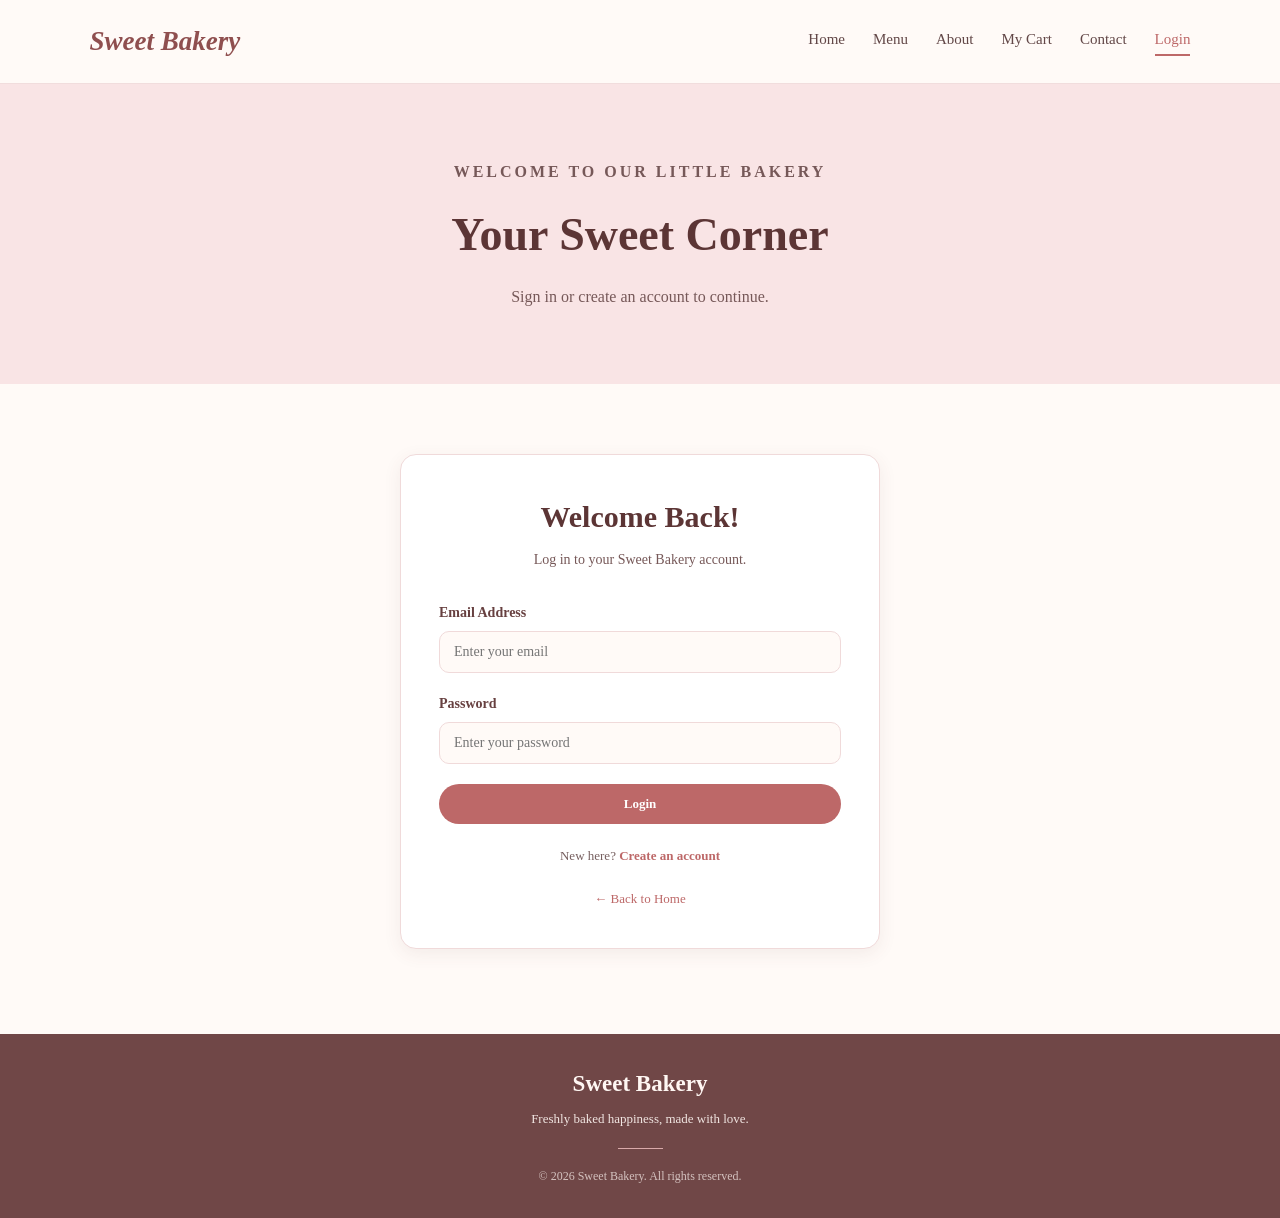
<file: index.html>
<!DOCTYPE html>
<html lang="en">


<head>
    <meta charset="UTF-8">
    <meta name="viewport" content="width=device-width, initial-scale=1.0">

    <title>Sweet Bakery</title>

    <script>
        (function () {
            const isLoggedIn =
                sessionStorage.getItem("sweetBakeryLoggedIn") === "true";

            if (!isLoggedIn) {
                window.location.replace("login.html");
            }
        })();
    </script>

    <link rel="stylesheet" href="CSS/style.css">
</head>

<body>

    <!-- Navigation -->
    <header class="navbar">

        <div class="logo">
            Sweet Bakery 🧁
        </div>

        <nav>
            <ul class="nav-links">
                <li><a href="index.html" class="active">Home</a></li>
                <li><a href="menu.html">Menu</a></li>
                <li><a href="about.html">About</a></li>
                <li><a href="my-cart.html">My Cart</a></li>
                <li><a href="contact.html">Contact</a></li>
            </ul>
        </nav>

    </header>


    <!-- Hero Section -->
    <section class="hero">

        <div class="hero-content">

            <div class="hero-text">

                <p class="small-heading">
                    WELCOME TO SWEET BAKERY
                </p>

                <h1>
                    Sweet Moments,<br>
                    Freshly Baked
                </h1>

                <p>
                    Delicious cakes, pastries and sweet treats
                    made with love for every special moment.
                </p>

                <a href="menu.html" class="btn">
                    Explore Our Menu →
                </a>

            </div>


            <div class="hero-image">

                <img src="media/banner.png"
                     alt="Sweet Bakery">

            </div>

        </div>

    </section>


    <!-- Specialties -->
    <section class="specialties">

        <div class="section-heading">

            <p class="section-label">
                ✦ OUR SPECIALTIES ✦
            </p>

            <h2>
                Something Sweet For Everyone
            </h2>

        </div>


        <div class="specialty-container">

            <div class="specialty-card">

                <div class="specialty-icon">
                    🎂
                </div>

                <h3>
                    Beautiful Cakes
                </h3>

                <p>
                    Delicious cakes made for birthdays,
                    celebrations and special moments.
                </p>

            </div>


            <div class="specialty-card">

                <div class="specialty-icon">
                    🥐
                </div>

                <h3>
                    Fresh Pastries
                </h3>

                <p>
                    Soft, flaky and freshly baked pastries
                    for your everyday cravings.
                </p>

            </div>


            <div class="specialty-card">

                <div class="specialty-icon">
                    🍪
                </div>

                <h3>
                    Sweet Cookies
                </h3>

                <p>
                    Crispy, buttery cookies that are
                    perfect with your favourite drink.
                </p>

            </div>

        </div>

    </section>


    <!-- Featured Products -->
    <section class="featured">

        <div class="section-heading">

            <p class="section-label">
                ✦ FEATURED ✦
            </p>

            <h2>
                Our Favourite Treats
            </h2>

        </div>


        <div class="product-container">


            <!-- Chocolate Cake -->
            <div class="product-card">

                <img src="media/images/cake1.jpeg"
                     alt="Chocolate Cake">

                <div class="product-info">

                    <h3>
                        Chocolate Cake
                    </h3>

                    <p>
                        ₹550
                    </p>

                </div>

            </div>


            <!-- Chocolate Pastry -->
            <div class="product-card">

                <img src="media/images/pastry1.jpeg"
                     alt="Chocolate Pastry">

                <div class="product-info">

                    <h3>
                        Chocolate Pastry
                    </h3>

                    <p>
                        ₹120
                    </p>

                </div>

            </div>


            <!-- Cupcake -->
            <div class="product-card">

                <img src="media/images/muffin1.jpeg"
                     alt="Vanilla Cupcake">

                <div class="product-info">

                    <h3>
                        Vanilla Cupcake
                    </h3>

                    <p>
                        ₹90
                    </p>

                </div>

            </div>


            <!-- Strawberry Cake -->
            <div class="product-card">

                <img src="media/images/cake2.jpeg"
                     alt="Strawberry Cake">

                <div class="product-info">

                    <h3>
                        Strawberry Cake
                    </h3>

                    <p>
                        ₹600
                    </p>

                </div>

            </div>

        </div>

    </section>


    <!-- Footer -->
    <footer>

        <div class="footer-content">

            <h3>
                Sweet Bakery 🧁
            </h3>

            <p>
                Freshly baked with love, served with happiness.
            </p>

            <div class="footer-line"></div>

            <p class="copyright">
                © 2026 Sweet Bakery. All Rights Reserved.
            </p>

        </div>

    </footer>

</body>

</html>
</file>
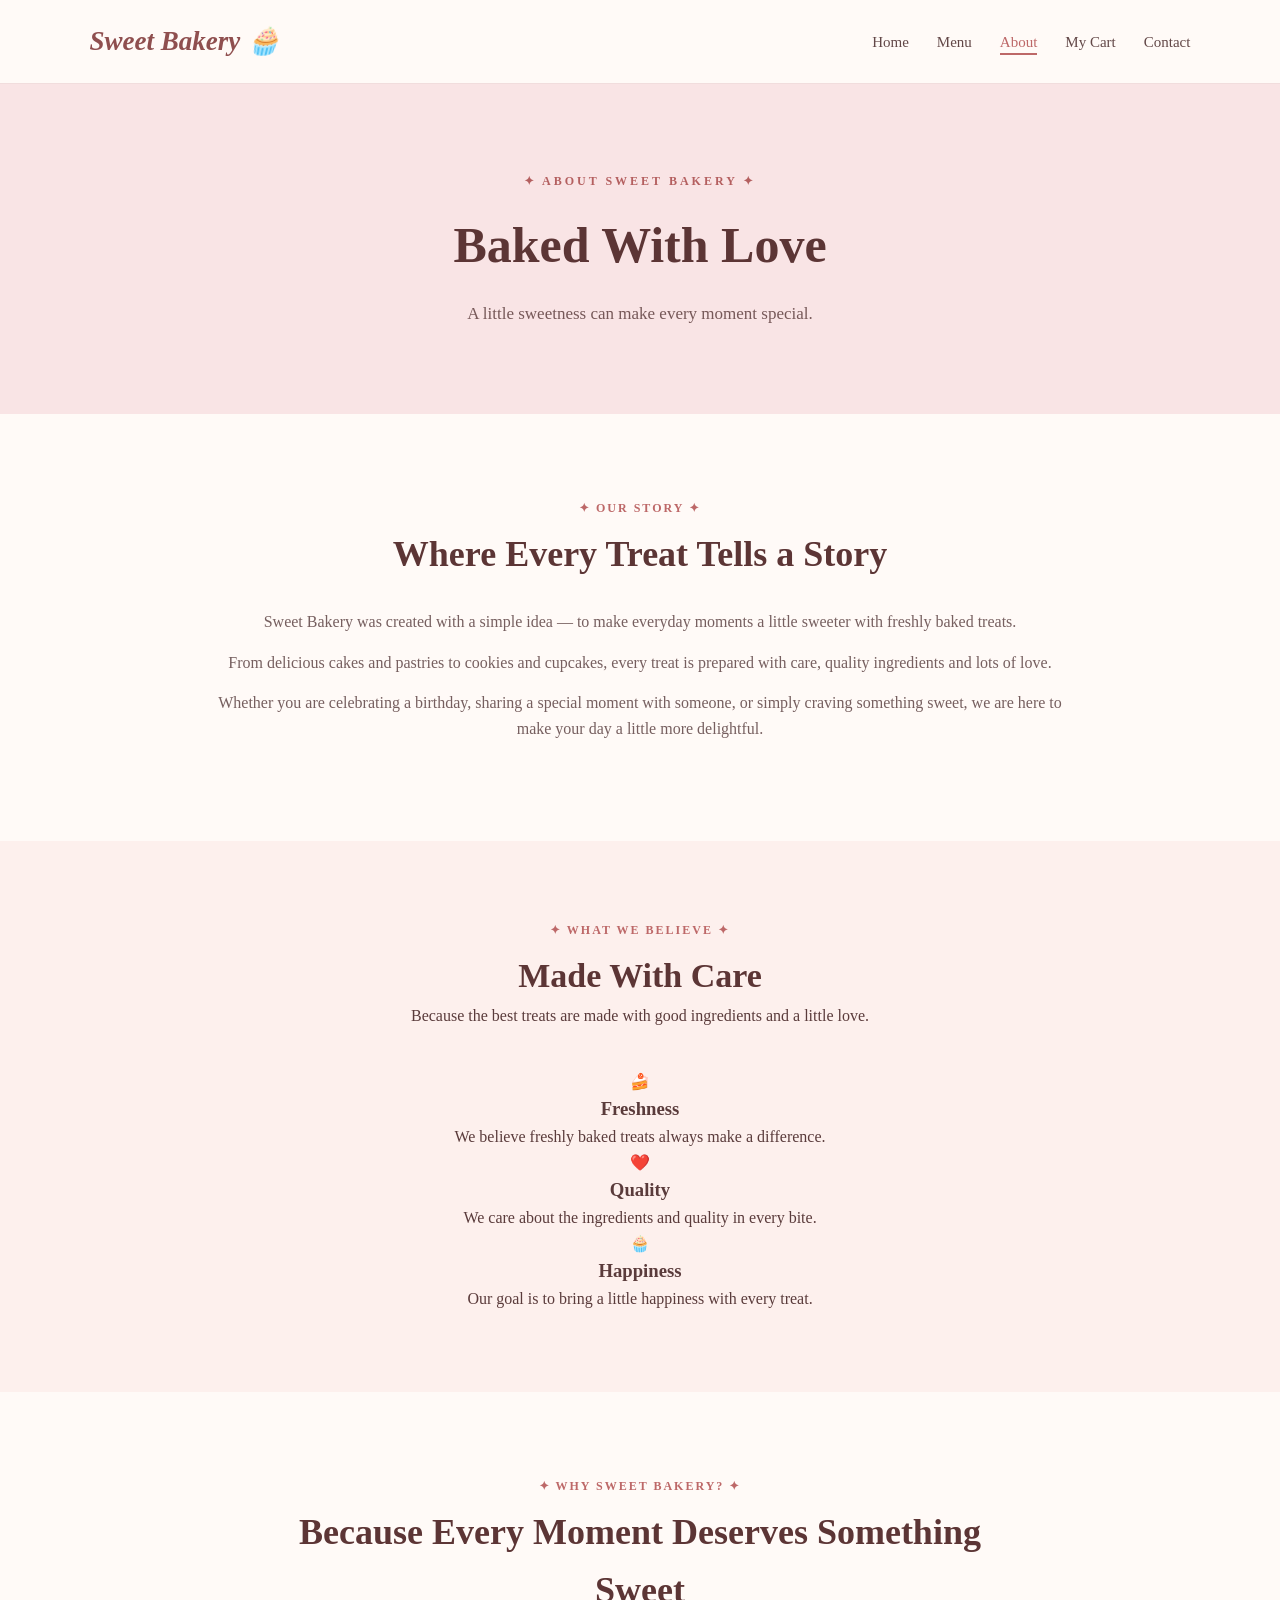
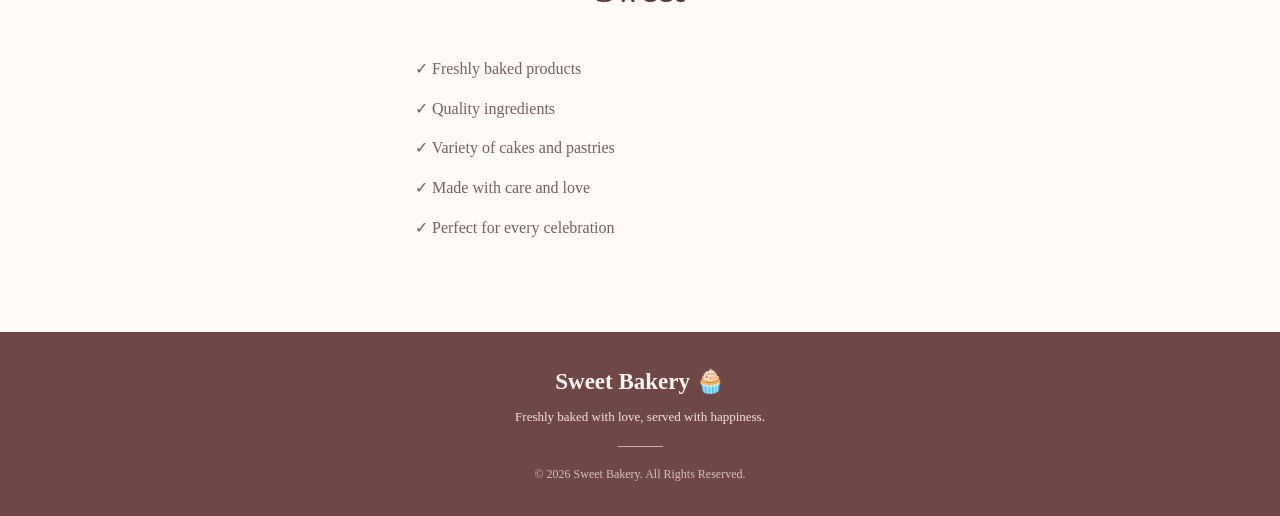
<file: about.html>
<!DOCTYPE html>
<html lang="en">

<head>
    <meta charset="UTF-8">
    <meta name="viewport" content="width=device-width, initial-scale=1.0">

    <title>About Us - Sweet Bakery</title>

    <link rel="stylesheet" href="CSS/style.css">
</head>

<body>

    <!-- Navigation -->
    <header class="navbar">

        <div class="logo">
            Sweet Bakery 🧁
        </div>

        <nav>
            <ul class="nav-links">

                <li>
                    <a href="index.html">Home</a>
                </li>

                <li>
                    <a href="menu.html">Menu</a>
                </li>

                <li>
                    <a href="about.html" class="active">About</a>
                </li>

                <li>
                    <a href="my-cart.html">My Cart</a>
                </li>

                <li>
                    <a href="contact.html">Contact</a>
                </li>

            </ul>
        </nav>

    </header>


    <!-- About Hero -->
    <section class="about-hero">

        <div class="about-hero-content">

            <p class="small-heading">
                ✦ ABOUT SWEET BAKERY ✦
            </p>

            <h1>
                Baked With Love
            </h1>

            <p>
                A little sweetness can make every moment special.
            </p>

        </div>

    </section>


    <!-- Our Story -->
    <section class="about-story">

        <div class="story-content">

            <p class="section-label">
                ✦ OUR STORY ✦
            </p>

            <h2>
                Where Every Treat Tells a Story
            </h2>

            <p>
                Sweet Bakery was created with a simple idea —
                to make everyday moments a little sweeter with
                freshly baked treats.
            </p>

            <p>
                From delicious cakes and pastries to cookies
                and cupcakes, every treat is prepared with care,
                quality ingredients and lots of love.
            </p>

            <p>
                Whether you are celebrating a birthday, sharing
                a special moment with someone, or simply craving
                something sweet, we are here to make your day
                a little more delightful.
            </p>

        </div>

    </section>


    <!-- What We Believe -->
    <section class="belief-section">

        <div class="section-heading">

            <p class="section-label">
                ✦ WHAT WE BELIEVE ✦
            </p>

            <h2>
                Made With Care
            </h2>

            <p>
                Because the best treats are made with
                good ingredients and a little love.
            </p>

        </div>


        <div class="belief-cards">

            <div class="belief-card">

                <div class="belief-icon">
                    🍰
                </div>

                <h3>
                    Freshness
                </h3>

                <p>
                    We believe freshly baked treats
                    always make a difference.
                </p>

            </div>


            <div class="belief-card">

                <div class="belief-icon">
                    ❤️
                </div>

                <h3>
                    Quality
                </h3>

                <p>
                    We care about the ingredients
                    and quality in every bite.
                </p>

            </div>


            <div class="belief-card">

                <div class="belief-icon">
                    🧁
                </div>

                <h3>
                    Happiness
                </h3>

                <p>
                    Our goal is to bring a little
                    happiness with every treat.
                </p>

            </div>

        </div>

    </section>


    <!-- Why Choose Us -->
    <section class="why-section">

        <div class="why-content">

            <p class="section-label">
                ✦ WHY SWEET BAKERY? ✦
            </p>

            <h2>
                Because Every Moment Deserves Something Sweet
            </h2>

            <div class="why-list">

                <p>✓ Freshly baked products</p>

                <p>✓ Quality ingredients</p>

                <p>✓ Variety of cakes and pastries</p>

                <p>✓ Made with care and love</p>

                <p>✓ Perfect for every celebration</p>

            </div>

        </div>

    </section>


    <!-- Footer -->
    <footer>

        <div class="footer-content">

            <h3>
                Sweet Bakery 🧁
            </h3>

            <p>
                Freshly baked with love, served with happiness.
            </p>

            <div class="footer-line"></div>

            <p class="copyright">
                © 2026 Sweet Bakery. All Rights Reserved.
            </p>

        </div>

    </footer>

</body>

</html>
</file>
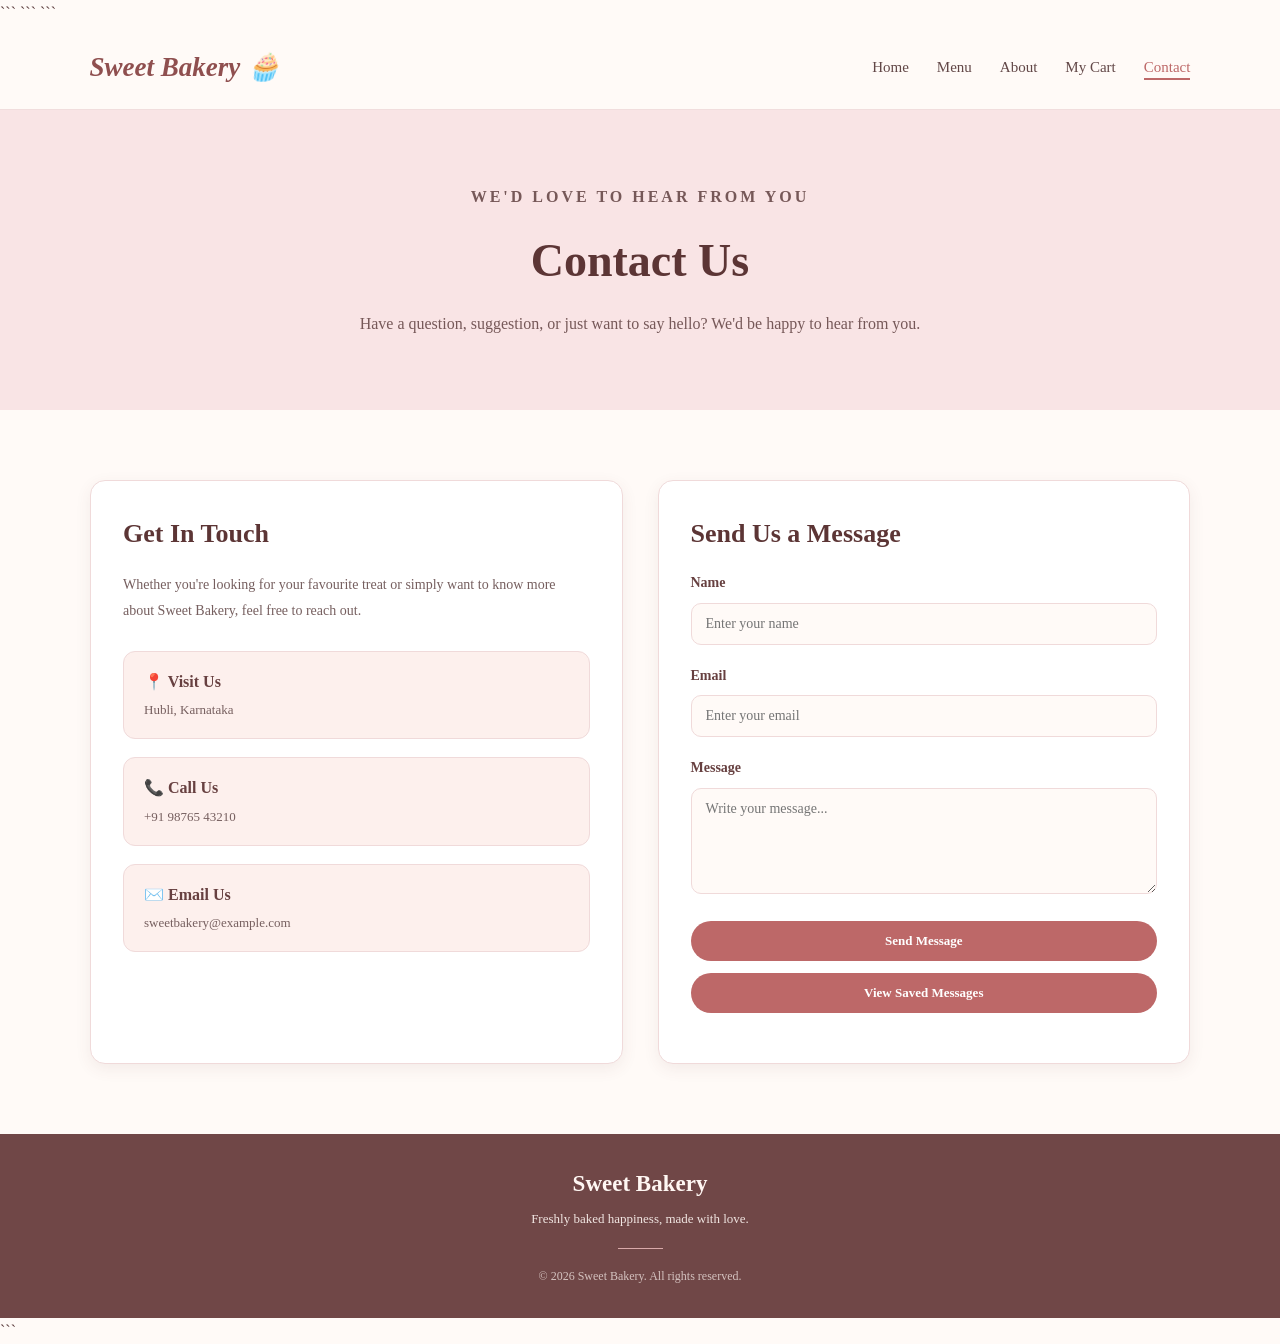
<file: contact.html>
<!DOCTYPE html>

<html lang="en">

<head>
    <meta charset="UTF-8">
    <meta name="viewport" content="width=device-width, initial-scale=1.0">

```
<title>Contact | Sweet Bakery</title>

<link rel="stylesheet" href="CSS/style.css">
```

</head>

<body>

```
<!-- Navigation -->
<header class="navbar">

    <div class="logo">
        Sweet Bakery 🧁
    </div>

    <nav>
        <ul class="nav-links">

            <li>
                <a href="index.html">Home</a>
            </li>

            <li>
                <a href="menu.html">Menu</a>
            </li>

            <li>
                <a href="about.html">About</a>
            </li>

            <li>
                <a href="my-cart.html">My Cart</a>
            </li>

            <li>
                <a href="contact.html" class="active">Contact</a>
            </li>

        </ul>
    </nav>

</header>


<!-- Contact Hero -->
<section class="contact-hero">

    <div class="contact-hero-content">

        <p class="small-heading">
            WE'D LOVE TO HEAR FROM YOU
        </p>

        <h1>Contact Us</h1>

        <p>
            Have a question, suggestion, or just want to say hello?
            We'd be happy to hear from you.
        </p>

    </div>

</section>


<!-- Contact Section -->
<section class="contact-section">

    <div class="contact-container">


        <!-- Contact Information -->
        <div class="contact-info">

            <h2>Get In Touch</h2>

            <p>
                Whether you're looking for your favourite treat
                or simply want to know more about Sweet Bakery,
                feel free to reach out.
            </p>

            <div class="contact-details">

                <div class="contact-detail">

                    <h3>📍 Visit Us</h3>

                    <p>Hubli, Karnataka</p>

                </div>


                <div class="contact-detail">

                    <h3>📞 Call Us</h3>

                    <p>+91 98765 43210</p>

                </div>


                <div class="contact-detail">

                    <h3>✉️ Email Us</h3>

                    <p>sweetbakery@example.com</p>

                </div>

            </div>

        </div>


        <!-- Contact Form -->
        <div class="contact-form-container">

            <h2>Send Us a Message</h2>

            <form id="contactForm">

                <div class="form-group">

                    <label for="name">
                        Name
                    </label>

                    <input
                        type="text"
                        id="name"
                        name="name"
                        placeholder="Enter your name"
                    >

                </div>


                <div class="form-group">

                    <label for="email">
                        Email
                    </label>

                    <input
                        type="email"
                        id="email"
                        name="email"
                        placeholder="Enter your email"
                    >

                </div>


                <div class="form-group">

                    <label for="message">
                        Message
                    </label>

                    <textarea
                        id="message"
                        name="message"
                        rows="5"
                        placeholder="Write your message..."
                    ></textarea>

                </div>


                <button
                    type="submit"
                    class="contact-btn"
                >
                    Send Message
                </button>


                <!-- Small Space Between Buttons -->
                <div class="message-view-space"></div>


                <button
                    type="button"
                    id="viewMessagesBtn"
                    class="contact-btn"
                >
                    View Saved Messages
                </button>

            </form>


            <!-- Saved Messages -->
            <div id="savedMessages"></div>

        </div>

    </div>

</section>


<!-- Footer -->
<footer>

    <div class="footer-content">

        <h3>Sweet Bakery</h3>

        <p>
            Freshly baked happiness, made with love.
        </p>

        <div class="footer-line"></div>

        <p class="copyright">
            © 2026 Sweet Bakery. All rights reserved.
        </p>

    </div>

</footer>


<!-- JavaScript -->
<script src="JS/script.js"></script>
```

</body>

</html>
</file>
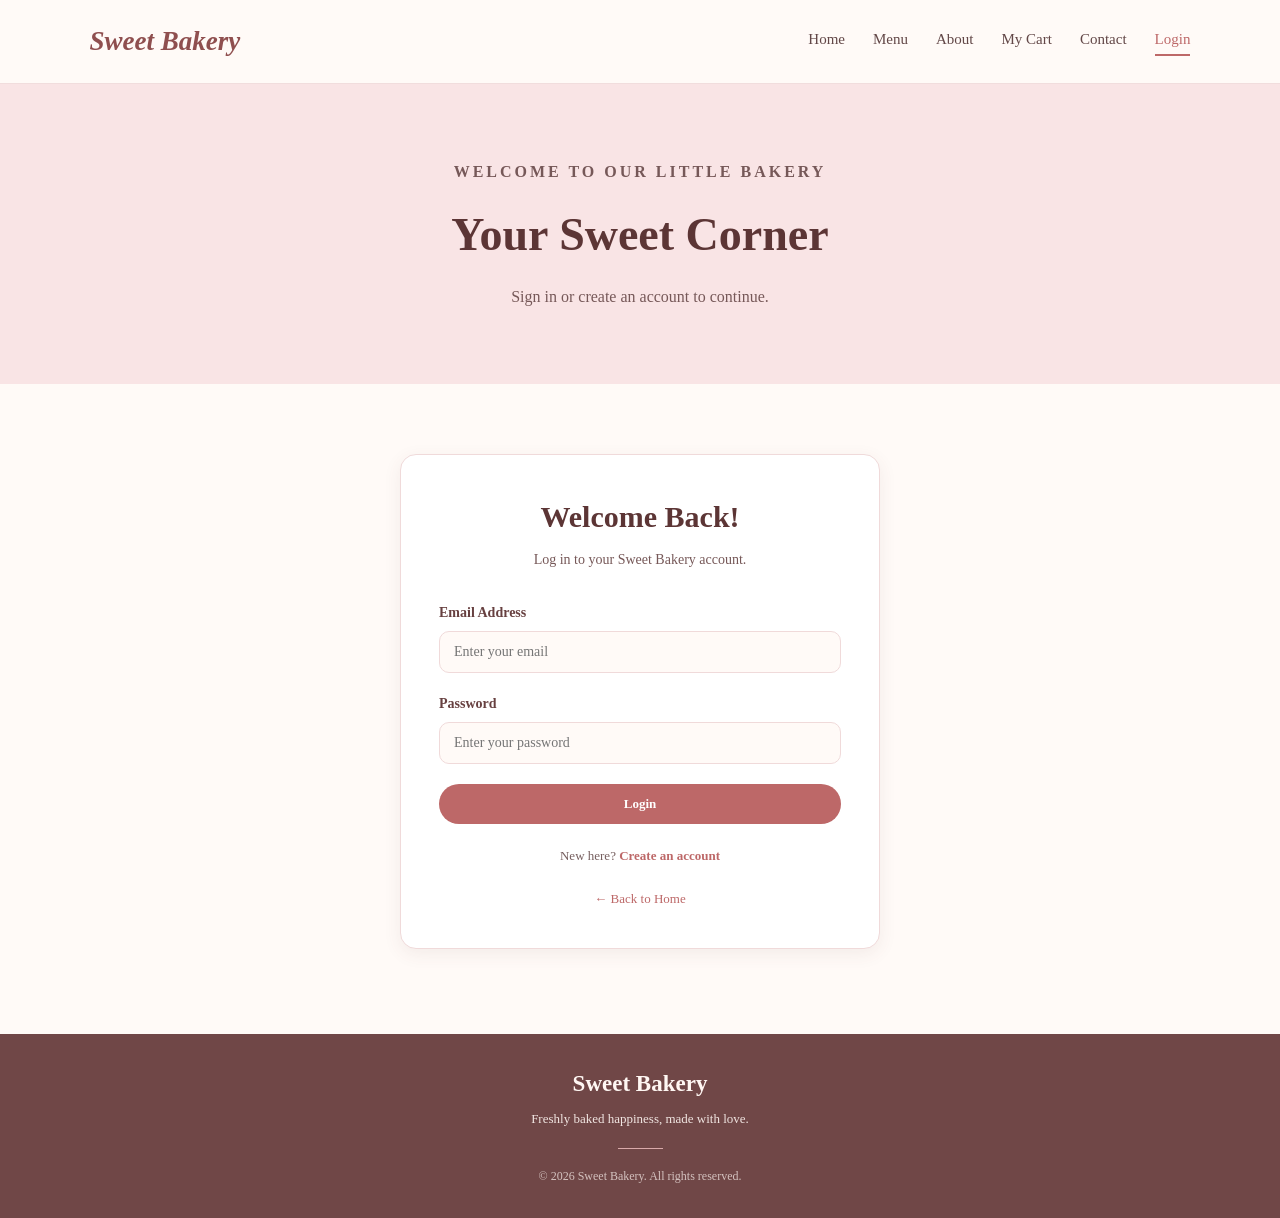
<file: login.html>
<!DOCTYPE html>
<html lang="en">

<head>
    <meta charset="UTF-8">
    <meta name="viewport" content="width=device-width, initial-scale=1.0">

    <title>Login & Sign Up | Sweet Bakery</title>

    <link rel="stylesheet" href="CSS/style.css">

    <script>
        if (sessionStorage.getItem("sweetBakeryLoggedIn") === "true") {
            window.location.replace("index.html");
        }
    </script>
</head>

<body>

    <!-- NAVBAR -->

    <nav class="navbar">
        <a href="index.html" class="logo">Sweet Bakery</a>

        <div class="nav-links">
            <a href="index.html">Home</a>
            <a href="menu.html">Menu</a>
            <a href="about.html">About</a>
            <a href="my-cart.html">My Cart</a>
            <a href="contact.html">Contact</a>
            <a href="login.html" class="active">Login</a>
        </div>
    </nav>

    <!-- PAGE HERO -->

    <section class="cart-hero">
        <div class="cart-hero-content">
            <p class="small-heading">WELCOME TO OUR LITTLE BAKERY</p>
            <h1>Your Sweet Corner</h1>
            <p>Sign in or create an account to continue.</p>
        </div>
    </section>

    <!-- LOGIN AND SIGN UP -->

    <section class="auth-section">
        <div class="auth-container">

            <div class="auth-heading">
                <h2 id="authTitle">Welcome Back!</h2>
                <p id="authSubtitle">Log in to your Sweet Bakery account.</p>
            </div>

            <!-- LOGIN FORM -->

            <form id="loginForm" class="auth-form">

                <label for="loginEmail">Email Address</label>
                <input
                    type="email"
                    id="loginEmail"
                    placeholder="Enter your email"
                    autocomplete="email"
                    required
                >

                <label for="loginPassword">Password</label>
                <input
                    type="password"
                    id="loginPassword"
                    placeholder="Enter your password"
                    autocomplete="current-password"
                    required
                >

                <button type="submit" class="cart-btn">Login</button>

                <p class="auth-switch">
                    New here?
                    <button type="button" id="showSignup">Create an account</button>
                </p>
            </form>

            <!-- SIGN UP FORM -->

            <form id="signupForm" class="auth-form" hidden>

                <label for="signupName">Full Name</label>
                <input
                    type="text"
                    id="signupName"
                    placeholder="Enter your name"
                    minlength="2"
                    autocomplete="name"
                    required
                >

                <label for="signupEmail">Email Address</label>
                <input
                    type="email"
                    id="signupEmail"
                    placeholder="Enter your email"
                    autocomplete="email"
                    required
                >

                <label for="signupPassword">Create Password</label>
                <input
                    type="password"
                    id="signupPassword"
                    placeholder="At least 8 characters"
                    minlength="8"
                    autocomplete="new-password"
                    required
                >

                <label for="confirmPassword">Confirm Password</label>
                <input
                    type="password"
                    id="confirmPassword"
                    placeholder="Enter your password again"
                    minlength="8"
                    autocomplete="new-password"
                    required
                >

                <button type="submit" class="cart-btn">Sign Up</button>

                <p class="auth-switch">
                    Already have an account?
                    <button type="button" id="showLogin">Login</button>
                </p>
            </form>

            <p id="authMessage" class="auth-message" role="status" aria-live="polite"></p>

            <a href="index.html" class="auth-home-link">← Back to Home</a>

        </div>
    </section>

    <!-- FOOTER -->

    <footer>
        <div class="footer-content">
            <h3>Sweet Bakery</h3>
            <p>Freshly baked happiness, made with love.</p>
            <div class="footer-line"></div>
            <p class="copyright">© 2026 Sweet Bakery. All rights reserved.</p>
        </div>
    </footer>

    <script src="JS/auth.js"></script>

</body>
</html>
</file>
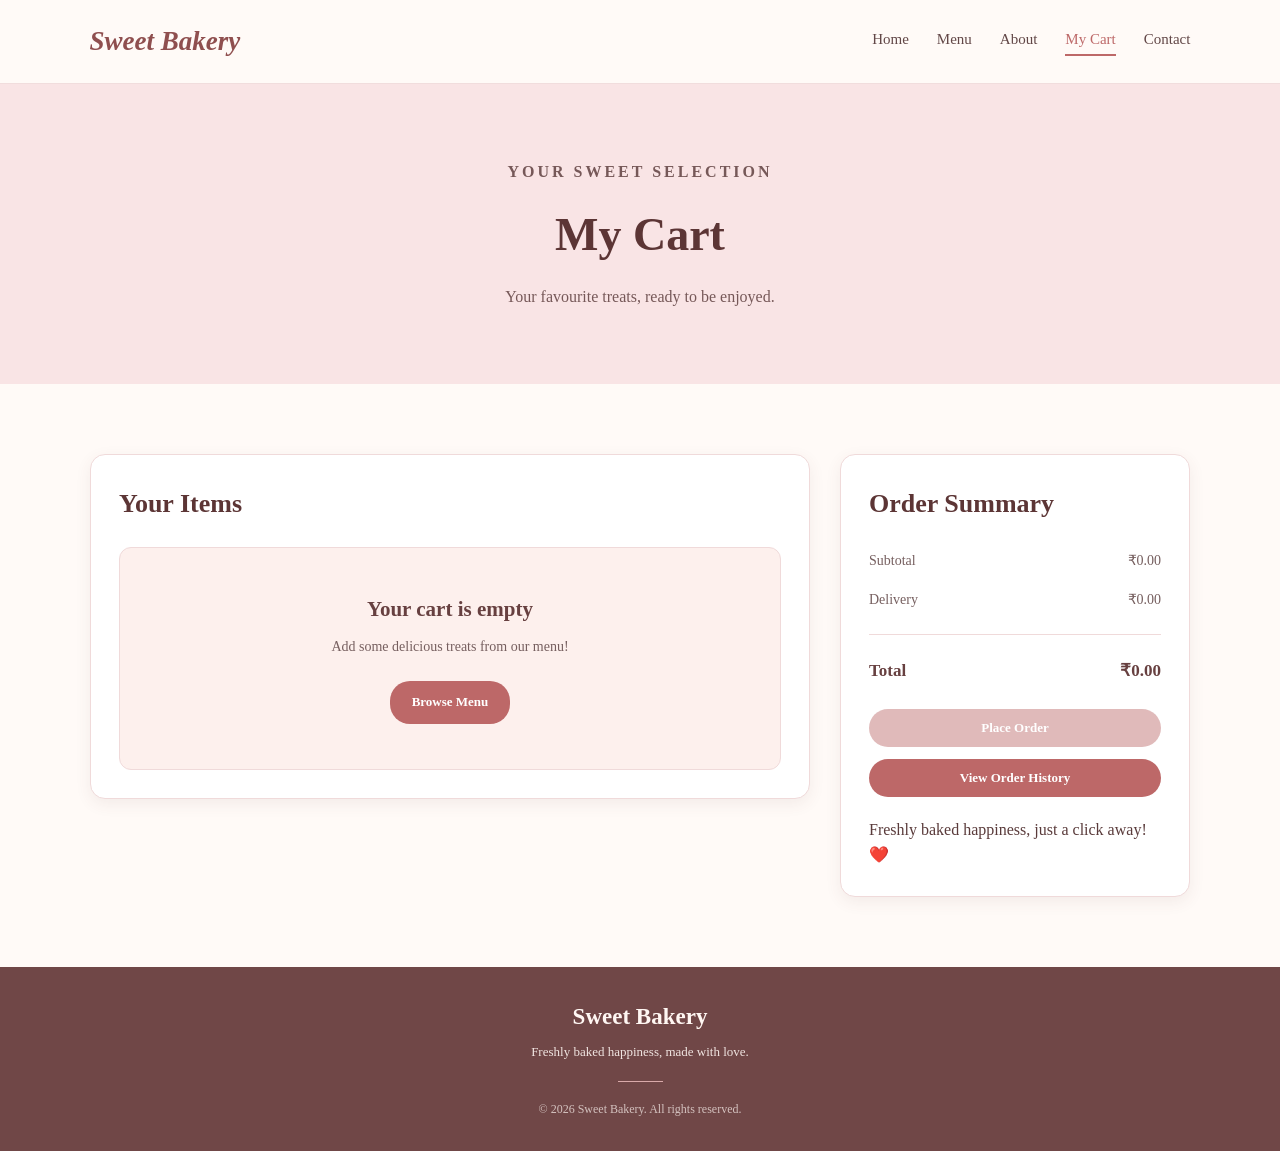
<file: my-cart.html>
<!DOCTYPE html>
<html lang="en">

<head>
    <meta charset="UTF-8">
    <meta name="viewport" content="width=device-width, initial-scale=1.0">

    <title>My Cart | Sweet Bakery</title>

    <link rel="stylesheet" href="CSS/style.css">
</head>

<body>

    <!-- NAVBAR -->

    <nav class="navbar">
        <a href="index.html" class="logo">Sweet Bakery</a>

        <div class="nav-links">
            <a href="index.html">Home</a>
            <a href="menu.html">Menu</a>
            <a href="about.html">About</a>
            <a href="my-cart.html" class="active">My Cart</a>
            <a href="contact.html">Contact</a>
        </div>
    </nav>

    <!-- CART HERO -->

    <section class="cart-hero">
        <div class="cart-hero-content">
            <p class="small-heading">YOUR SWEET SELECTION</p>

            <h1>My Cart</h1>

            <p>Your favourite treats, ready to be enjoyed.</p>
        </div>
    </section>

    <!-- CART SECTION -->

    <section class="cart-section">

        <div class="cart-container">

            <!-- CART PRODUCTS -->

            <div class="cart-items">

                <h2>Your Items</h2>

                <div class="empty-cart">
                    <h3>Your cart is empty</h3>

                    <p>Add some delicious treats from our menu!</p>

                    <a href="menu.html" class="cart-btn">
                        Browse Menu
                    </a>
                </div>

            </div>

            <!-- ORDER SUMMARY -->

            <div class="cart-summary">

                <h2>Order Summary</h2>

                <div class="summary-row">
                    <span>Subtotal</span>
                    <span id="cartSubtotal">₹0.00</span>
                </div>

                <div class="summary-row">
                    <span>Delivery</span>
                    <span id="cartDelivery">₹0.00</span>
                </div>

                <hr>

                <div class="summary-row total-row">
                    <strong>Total</strong>
                    <strong id="cartTotal">₹0.00</strong>
                </div>

                <button
                    type="button"
                    class="cart-btn"
                    id="placeOrderBtn"
                    disabled
                >
                    Place Order
                </button>

                <button
                    type="button"
                    class="cart-btn"
                    id="viewOrderHistoryBtn"
                >
                    View Order History
                </button>

                <!-- ORDER HISTORY APPEARS HERE -->

                <div
                    id="orderHistory"
                    class="order-history"
                ></div>

                <p class="cart-note">
                    Freshly baked happiness, just a click away! ❤️
                </p>

            </div>

        </div>

    </section>

    <!-- FOOTER -->

    <footer>
        <div class="footer-content">

            <h3>Sweet Bakery</h3>

            <p>Freshly baked happiness, made with love.</p>

            <div class="footer-line"></div>

            <p class="copyright">
                © 2026 Sweet Bakery. All rights reserved.
            </p>

        </div>
    </footer>

    <!-- JAVASCRIPT -->

    <script src="JS/script.js"></script>

</body>

</html>
</file>
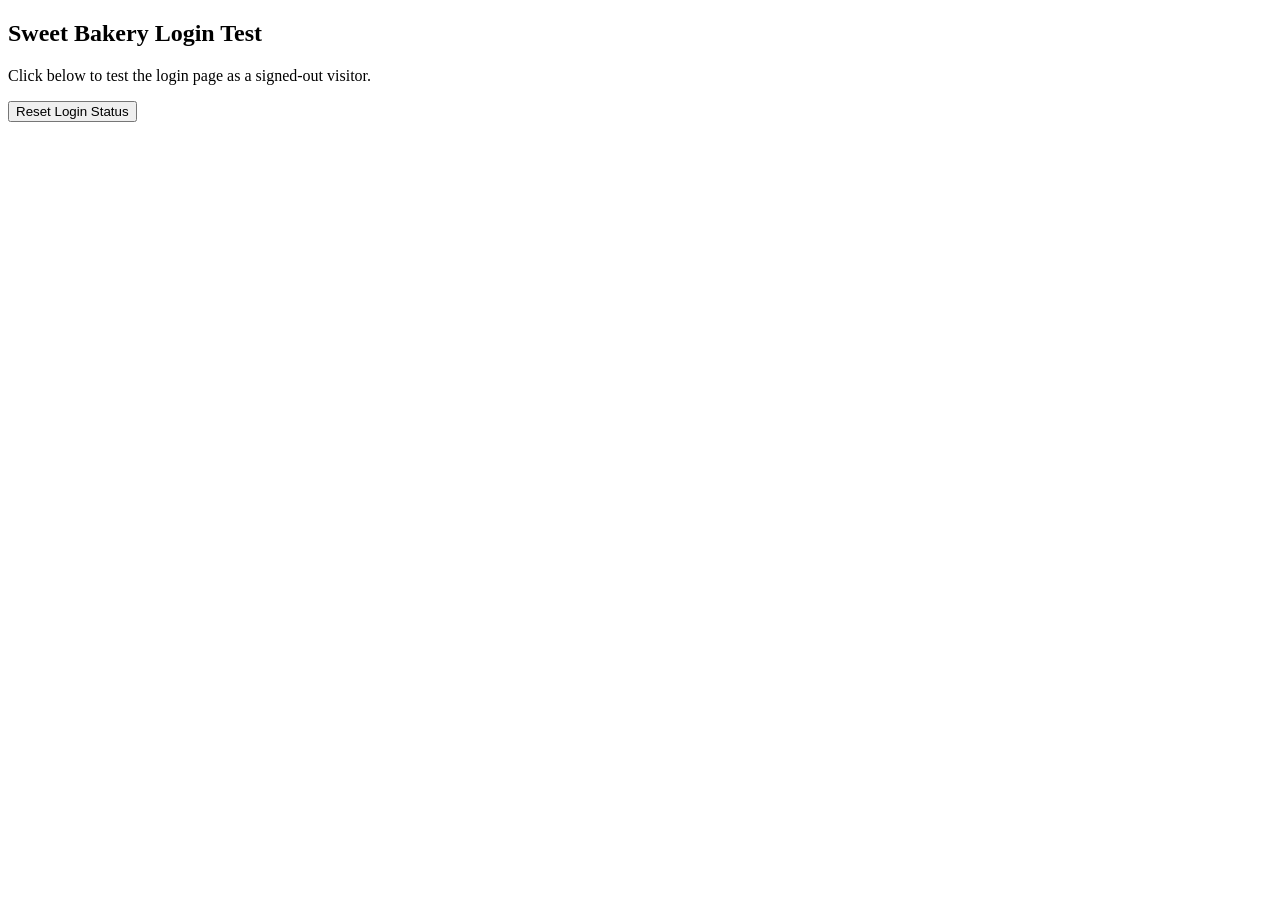
<file: reset-login.html>
<!DOCTYPE html>
<html lang="en">
<head>
    <meta charset="UTF-8">
    <title>Reset Login Test</title>
</head>
<body>
    <h2>Sweet Bakery Login Test</h2>
    <p>Click below to test the login page as a signed-out visitor.</p>

    <button onclick="resetLogin()">Reset Login Status</button>

    <script>
        function resetLogin() {
            localStorage.removeItem("sweetBakeryLoggedIn");
            window.location.replace("login.html");
        }
    </script>
</body>
</html>
</file>
<file: CSS/style.css>
/* =========================================
   SWEET BAKERY
   MAIN STYLE SHEET
   ========================================= */


/* ---------- RESET ---------- */

* {
    margin: 0;
    padding: 0;
    box-sizing: border-box;
}


body {
    font-family: Georgia, "Times New Roman", serif;
    background-color: #fffaf7;
    color: #5a3b3b;
    line-height: 1.6;
}


img {
    max-width: 100%;
    display: block;
}


a {
    text-decoration: none;
}


ul {
    list-style: none;
}


/* =========================================
   NAVIGATION
   ========================================= */

.navbar {
    width: 100%;

    display: flex;
    justify-content: space-between;
    align-items: center;

    padding: 20px 7%;

    background-color: #fffaf7;

    border-bottom: 1px solid #f1dddd;
}


.logo {
    font-size: 27px;
    font-weight: bold;
    font-style: italic;

    color: #8f4f4f;
}


.nav-links {
    display: flex;
    align-items: center;
    gap: 28px;
}


.nav-links a {
    position: relative;

    color: #624747;

    font-size: 15px;

    padding-bottom: 5px;

    transition: color 0.3s ease;
}


.nav-links a:hover {
    color: #bd6868;
}


.nav-links a.active {
    color: #bd6868;
}


.nav-links a.active::after {
    content: "";

    position: absolute;

    left: 0;
    right: 0;
    bottom: 0;

    height: 2px;

    background-color: #bd6868;
}


/* =========================================
   HERO
   ========================================= */

.hero {
    background-color: #f9e4e5;

    padding: 65px 7% 75px;
}


.hero-content {
    max-width: 1200px;

    margin: auto;

    display: flex;
    align-items: center;
    justify-content: space-between;

    gap: 60px;
}


.hero-text {
    flex: 1;

    max-width: 540px;
}


.small-heading {
    color: #b45f5f;

    font-size: 12px;
    font-weight: bold;

    letter-spacing: 3px;

    margin-bottom: 14px;
}


.hero-text h1 {
    color: #5c3535;

    font-size: 54px;

    line-height: 1.15;

    margin-bottom: 20px;
}


.hero-text > p:not(.small-heading) {
    color: #765858;

    font-size: 17px;

    max-width: 500px;

    margin-bottom: 28px;
}


/* ---------- Button ---------- */

.btn {
    display: inline-block;

    background-color: #bd6868;

    color: white;

    padding: 12px 25px;

    border-radius: 25px;

    font-size: 14px;
    font-weight: bold;

    transition: background-color 0.3s ease,
                transform 0.3s ease;
}


.btn:hover {
    background-color: #9e5050;

    transform: translateY(-2px);
}


/* ---------- Hero Image ---------- */

.hero-image {
    flex: 1;

    max-width: 500px;
}


.hero-image img {
    width: 100%;

    height: 360px;

    object-fit: cover;

    border-radius: 18px;

    box-shadow: 0 10px 25px rgba(100, 60, 60, 0.12);
}


/* =========================================
   COMMON SECTION HEADING
   ========================================= */

.section-heading {
    text-align: center;

    max-width: 700px;

    margin: 0 auto 42px;
}


.section-label {
    color: #bd6868;

    font-size: 12px;

    font-weight: bold;

    letter-spacing: 2px;

    margin-bottom: 8px;
}


.section-heading h2 {
    color: #5c3535;

    font-size: 34px;
}


/* =========================================
   SPECIALTIES
   ========================================= */

.specialties {
    background-color: #fffaf7;

    padding: 80px 7%;
}


.specialty-container {
    display: flex;

    justify-content: center;

    gap: 25px;

    flex-wrap: wrap;
}


.specialty-card {
    width: 280px;

    padding: 30px 25px;

    text-align: center;

    background-color: #fff;

    border: 1px solid #f0dada;

    border-radius: 14px;

    box-shadow: 0 5px 18px rgba(100, 60, 60, 0.07);

    transition: transform 0.3s ease,
                box-shadow 0.3s ease;
}


.specialty-card:hover {
    transform: translateY(-6px);

    box-shadow: 0 10px 25px rgba(100, 60, 60, 0.11);
}


.specialty-icon {
    font-size: 38px;

    margin-bottom: 15px;
}


.specialty-card h3 {
    color: #674040;

    font-size: 20px;

    margin-bottom: 10px;
}


.specialty-card p {
    color: #765f5f;

    font-size: 14px;
}


/* =========================================
   FEATURED PRODUCTS
   ========================================= */

.featured {
    background-color: #fdf0ed;

    padding: 80px 7%;
}


.product-container {
    display: flex;

    justify-content: center;

    gap: 22px;

    flex-wrap: wrap;
}


.product-card {
    width: 260px;

    background-color: #fff;

    border: 1px solid #f0dada;

    border-radius: 14px;

    overflow: hidden;

    box-shadow: 0 5px 18px rgba(100, 60, 60, 0.08);

    transition: transform 0.3s ease,
                box-shadow 0.3s ease;
}


.product-card:hover {
    transform: translateY(-6px);

    box-shadow: 0 10px 25px rgba(100, 60, 60, 0.12);
}


.product-card img {
    width: 100%;

    height: 205px;

    object-fit: cover;
}


.product-info {
    padding: 17px 18px 20px;

    text-align: center;
}


.product-info h3 {
    color: #674040;

    font-size: 17px;

    margin-bottom: 5px;
}


.product-info p {
    color: #bd6868;

    font-size: 15px;

    font-weight: bold;
}


/* =========================================
   FOOTER
   ========================================= */

footer {
    background-color: #704747;

    color: #fff7f3;

    padding: 32px 20px;

    text-align: center;
}


.footer-content h3 {
    font-size: 23px;

    margin-bottom: 6px;
}


.footer-content > p {
    font-size: 13px;

    opacity: 0.9;
}


.footer-line {
    width: 45px;

    height: 1px;

    background-color: #d9aaaa;

    margin: 18px auto;
}


.footer-content .copyright {
    font-size: 12px;

    opacity: 0.7;
}


/* =========================================
   RESPONSIVE DESIGN
   ========================================= */

@media (max-width: 850px) {

    .navbar {
        flex-direction: column;

        gap: 18px;

        padding: 20px;
    }


    .nav-links {
        gap: 18px;

        flex-wrap: wrap;

        justify-content: center;
    }


    .hero-content {
        flex-direction: column;

        text-align: center;
    }


    .hero-text {
        max-width: 650px;
    }


    .hero-text > p:not(.small-heading) {
        margin-left: auto;
        margin-right: auto;
    }


    .hero-image {
        width: 100%;

        max-width: 600px;
    }
}


@media (max-width: 600px) {

    .hero {
        padding: 50px 20px;
    }


    .hero-text h1 {
        font-size: 40px;
    }


    .hero-image img {
        height: 280px;
    }


    .specialties,
    .featured {
        padding: 60px 20px;
    }


    .section-heading h2 {
        font-size: 28px;
    }


    .specialty-card,
    .product-card {
        width: 100%;

        max-width: 330px;
    }
}

/* =========================================
   ABOUT PAGE
   ========================================= */

.about-hero {
    background-color: #f9e4e5;

    min-height: 330px;

    display: flex;
    align-items: center;
    justify-content: center;

    text-align: center;

    padding: 60px 20px;
}

.about-hero-content {
    max-width: 750px;
}

.about-hero-content h1 {
    color: #5c3535;

    font-size: 50px;

    margin-bottom: 15px;
}

.about-hero-content > p:last-child {
    color: #765858;

    font-size: 17px;
}


/* ---------- Our Story ---------- */

.about-story {
    background-color: #fffaf7;

    padding: 85px 7%;

    text-align: center;
}

.story-content {
    max-width: 850px;

    margin: auto;
}

.story-content h2 {
    color: #5c3535;

    font-size: 36px;

    margin-bottom: 25px;
}

.story-content p:not(.section-label) {
    color: #765f5f;

    font-size: 16px;

    margin-bottom: 15px;
}


/* ---------- Beliefs ---------- */

.belief-section {
    background-color: #fdf0ed;

    padding: 80px 7%;

    text-align: center;
}

.belief-section .section-heading {
    margin-bottom: 40px;
}


/* ---------- Why Section ---------- */

.why-section {
    background-color: #fffaf7;

    padding: 85px 7%;

    text-align: center;
}

.why-content {
    max-width: 750px;

    margin: auto;
}

.why-content h2 {
    color: #5c3535;

    font-size: 36px;

    margin-bottom: 30px;
}

.why-list {
    max-width: 450px;

    margin: auto;

    text-align: left;
}

.why-list p {
    color: #765f5f;

    font-size: 16px;

    padding: 7px 0;
}


/* ---------- About Responsive ---------- */

@media (max-width: 600px) {

    .about-hero-content h1 {
        font-size: 38px;
    }

    .about-story,
    .belief-section,
    .why-section {
        padding: 60px 20px;
    }

    .story-content h2,
    .why-content h2 {
        font-size: 29px;
    }
}

/* =========================================
   MENU PAGE
   ========================================= */

.menu-hero {
    background-color: #f9e4e5;

    min-height: 300px;

    display: flex;
    align-items: center;
    justify-content: center;

    text-align: center;

    padding: 55px 20px;
}


.menu-hero-content {
    max-width: 700px;
}


.menu-hero-content h1 {
    color: #5c3535;

    font-size: 46px;

    margin-bottom: 12px;
}


.menu-hero-content > p:last-child {
    color: #765858;

    font-size: 16px;
}


/* ---------- Menu Sections ---------- */

.menu-section {
    background-color: #fffaf7;

    padding: 65px 5%;
}


.menu-section-alt {
    background-color: #fdf0ed;
}


/* ---------- Product Grid ---------- */

.menu-grid {
    max-width: 1200px;

    margin: auto;

    display: grid;

    grid-template-columns: repeat(4, 1fr);

    gap: 28px;
}


/* ---------- Product Card ---------- */

.menu-card {
    background-color: #ffffff;

    border: 1px solid #f0dada;

    border-radius: 15px;

    overflow: hidden;

    box-shadow: 0 5px 16px rgba(100, 60, 60, 0.08);

    transition: transform 0.3s ease,
                box-shadow 0.3s ease;
}


.menu-card:hover {
    transform: translateY(-6px);

    box-shadow: 0 10px 24px rgba(100, 60, 60, 0.13);
}


/* ---------- Product Image ---------- */

.menu-card > img {
    width: 100%;

    height: 230px;

    object-fit: cover;

    display: block;
}


/* ---------- Product Information ---------- */

.menu-card-info {
    padding: 17px 17px 18px;
}


.menu-card-info h3 {
    color: #674040;

    font-size: 17px;

    margin-bottom: 7px;
}


.menu-card-info > p {
    color: #765f5f;

    font-size: 13px;

    line-height: 1.5;

    min-height: 58px;

    margin-bottom: 14px;
}


/* ---------- Price + Button ---------- */

.menu-bottom {
    display: flex;

    align-items: center;

    justify-content: space-between;

    gap: 10px;
}


.price {
    color: #bd6868;

    font-size: 16px;

    font-weight: bold;
}


.cart-btn {
    border: none;

    background-color: #bd6868;

    color: white;

    padding: 9px 13px;

    border-radius: 20px;

    font-family: inherit;

    font-size: 11px;

    font-weight: bold;

    cursor: pointer;

    transition: background-color 0.3s ease,
                transform 0.3s ease;
}


.cart-btn:hover {
    background-color: #9e5050;

    transform: translateY(-2px);
}


/* ---------- Responsive ---------- */

@media (max-width: 1050px) {

    .menu-grid {
        grid-template-columns: repeat(3, 1fr);
    }

}


@media (max-width: 780px) {

    .menu-grid {
        grid-template-columns: repeat(2, 1fr);
    }

}


@media (max-width: 600px) {

    .menu-hero-content h1 {
        font-size: 36px;
    }


    .menu-section {
        padding: 55px 20px;
    }


    .menu-grid {
        grid-template-columns: 1fr;
    }


    .menu-card > img {
        height: 220px;
    }

}

/* =========================================
   MY CART PAGE
   ========================================= */

.cart-hero {
    background-color: #f9e4e5;

    min-height: 300px;

    display: flex;
    align-items: center;
    justify-content: center;

    text-align: center;

    padding: 55px 20px;
}


.cart-hero-content {
    max-width: 700px;
}


.cart-hero-content h1 {
    color: #5c3535;

    font-size: 46px;

    margin-bottom: 12px;
}


.cart-hero-content p {
    color: #765858;

    font-size: 16px;
}


/* ---------- Cart Section ---------- */

.cart-section {
    background-color: #fffaf7;

    padding: 70px 7%;
}


.cart-container {
    max-width: 1100px;

    margin: auto;

    display: grid;

    grid-template-columns: 1fr 350px;

    gap: 30px;

    align-items: start;
}


/* ---------- Cart Items ---------- */

.cart-items {
    background-color: #ffffff;

    border: 1px solid #f0dada;

    border-radius: 15px;

    padding: 28px;

    box-shadow: 0 5px 16px rgba(100, 60, 60, 0.08);
}


.cart-items h2 {
    color: #5c3535;

    font-size: 26px;

    margin-bottom: 22px;
}


.empty-cart {
    background-color: #fdf0ed;

    border: 1px solid #f0dada;

    border-radius: 12px;

    padding: 45px 25px;

    text-align: center;
}


.empty-cart h3 {
    color: #674040;

    font-size: 21px;

    margin-bottom: 10px;
}


.empty-cart p {
    color: #765f5f;

    font-size: 14px;

    margin-bottom: 22px;
}


/* ---------- Browse Menu Button ---------- */

.empty-cart .cart-btn {
    display: inline-block;

    background-color: #bd6868;

    color: white;

    padding: 11px 22px;

    border-radius: 20px;

    font-family: inherit;

    font-size: 13px;

    font-weight: bold;

    transition: background-color 0.3s ease,
                transform 0.3s ease;
}


.empty-cart .cart-btn:hover {
    background-color: #9e5050;

    transform: translateY(-2px);
}


/* ---------- Order Summary ---------- */

.cart-summary {
    background-color: #ffffff;

    border: 1px solid #f0dada;

    border-radius: 15px;

    padding: 28px;

    box-shadow: 0 5px 16px rgba(100, 60, 60, 0.08);
}


.cart-summary h2 {
    color: #5c3535;

    font-size: 26px;

    margin-bottom: 25px;
}


.summary-row {
    display: flex;

    justify-content: space-between;

    align-items: center;

    color: #765f5f;

    font-size: 14px;

    margin-bottom: 17px;
}


.cart-summary hr {
    border: none;

    border-top: 1px solid #f0dada;

    margin: 22px 0;
}


.total-row {
    color: #674040;

    font-size: 17px;

    margin-bottom: 25px;
}


/* ---------- Place Order Button ---------- */

.cart-summary .cart-btn {
    width: 100%;

    border: none;

    background-color: #bd6868;

    color: white;

    padding: 11px 20px;

    border-radius: 20px;

    font-family: inherit;

    font-size: 13px;

    font-weight: bold;

    cursor: pointer;

    transition: background-color 0.3s ease,
                transform 0.3s ease;
}


.cart-summary .cart-btn:hover:not(:disabled) {
    background-color: #9e5050;

    transform: translateY(-2px);
}


.cart-summary .cart-btn:disabled {
    background-color: #d9aaaa;

    cursor: not-allowed;

    opacity: 0.8;
}


/* ---------- Cart Responsive ---------- */

@media (max-width: 850px) {

    .cart-container {
        grid-template-columns: 1fr;
    }

}


@media (max-width: 600px) {

    .cart-hero-content h1 {
        font-size: 36px;
    }


    .cart-section {
        padding: 55px 20px;
    }


    .cart-items,
    .cart-summary {
        padding: 22px;
    }


    .cart-items h2,
    .cart-summary h2 {
        font-size: 23px;
    }


    .empty-cart {
        padding: 35px 18px;
    }

}

/* ---------- Cart Product Slider ---------- */

.cart-item {
    background-color: #fdf0ed;
    border: 1px solid #f0dada;
    border-radius: 12px;
    padding: 28px;
    text-align: center;
    margin-bottom: 20px;
}

.cart-item h3 {
    color: #674040;
    font-size: 22px;
    margin-bottom: 10px;
}

.cart-item p {
    color: #765f5f;
    font-size: 14px;
    margin-bottom: 8px;
}

.cart-navigation {
    display: flex;
    justify-content: center;
    gap: 12px;
}

.cart-navigation button {
    background-color: #bd6868;
    color: white;
    border: none;
    padding: 10px 20px;
    border-radius: 20px;
    font-family: inherit;
    font-size: 13px;
    font-weight: bold;
    cursor: pointer;
    transition: background-color 0.3s ease,
                transform 0.3s ease;
}

.cart-navigation button:hover {
    background-color: #9e5050;
    transform: translateY(-2px);
}

/* =========================================
   CONTACT PAGE
   ========================================= */


/* ---------- Contact Hero ---------- */

.contact-hero {
    background-color: #f9e4e5;
    min-height: 300px;

    display: flex;
    align-items: center;
    justify-content: center;

    text-align: center;

    padding: 55px 20px;
}

.contact-hero-content {
    max-width: 700px;
}

.contact-hero-content h1 {
    color: #5c3535;
    font-size: 46px;
    margin-bottom: 12px;
}

.contact-hero-content p {
    color: #765858;
    font-size: 16px;
    line-height: 1.7;
}


/* ---------- Contact Section ---------- */

.contact-section {
    background-color: #fffaf7;
    padding: 70px 7%;
}

.contact-container {
    max-width: 1100px;
    margin: auto;

    display: grid;
    grid-template-columns: 1fr 1fr;

    gap: 35px;
}


/* ---------- Contact Cards ---------- */

.contact-info,
.contact-form-container {
    background-color: #ffffff;

    border: 1px solid #f0dada;
    border-radius: 15px;

    padding: 32px;

    box-shadow: 0 5px 16px rgba(100, 60, 60, 0.08);
}


/* ---------- Headings ---------- */

.contact-info h2,
.contact-form-container h2 {
    color: #5c3535;
    font-size: 26px;

    margin-bottom: 18px;
}


/* ---------- Contact Information ---------- */

.contact-info > p {
    color: #765f5f;
    font-size: 14px;
    line-height: 1.8;

    margin-bottom: 28px;
}

.contact-details {
    display: flex;
    flex-direction: column;

    gap: 18px;
}

.contact-detail {
    background-color: #fdf0ed;

    border: 1px solid #f0dada;
    border-radius: 12px;

    padding: 17px 20px;
}

.contact-detail h3 {
    color: #674040;
    font-size: 16px;

    margin-bottom: 6px;
}

.contact-detail p {
    color: #765f5f;
    font-size: 13px;
}


/* ---------- Contact Form ---------- */

.form-group {
    margin-bottom: 20px;
}

.form-group label {
    display: block;

    color: #674040;

    font-size: 14px;
    font-weight: bold;

    margin-bottom: 8px;
}

.form-group input,
.form-group textarea {
    width: 100%;

    box-sizing: border-box;

    border: 1px solid #f0dada;
    border-radius: 10px;

    background-color: #fffaf7;

    padding: 12px 14px;

    font-family: inherit;
    font-size: 14px;

    color: #5a3b3b;

    outline: none;

    transition:
        border-color 0.3s ease,
        box-shadow 0.3s ease;
}

.form-group input:focus,
.form-group textarea:focus {
    border-color: #bd6868;

    box-shadow:
        0 0 0 3px rgba(189, 104, 104, 0.10);
}

.form-group textarea {
    resize: vertical;
}


/* ---------- Buttons ---------- */

.contact-btn {
    width: 100%;

    border: none;

    background-color: #bd6868;
    color: white;

    padding: 12px 20px;

    border-radius: 20px;

    font-family: inherit;
    font-size: 13px;
    font-weight: bold;

    cursor: pointer;

    transition:
        background-color 0.3s ease,
        transform 0.3s ease;
}

.contact-btn:hover {
    background-color: #9e5050;

    transform: translateY(-2px);
}


/* ---------- Space Between Buttons ---------- */

.message-view-space {
    height: 12px;
}


/* ---------- Saved Messages ---------- */

#savedMessages {
    margin-top: 18px;
}

.saved-message-card {
    background-color: #fdf0ed;

    border: 1px solid #f0dada;
    border-radius: 12px;

    padding: 18px 20px;

    margin-top: 12px;
}

.saved-message-card h3 {
    color: #674040;

    font-size: 16px;

    margin-bottom: 10px;
}

.saved-message-card p {
    color: #765f5f;

    font-size: 13px;
    line-height: 1.6;

    margin-bottom: 6px;
}

.saved-message-card strong {
    color: #674040;
}

.saved-message-empty {
    background-color: #fdf0ed;

    border: 1px solid #f0dada;
    border-radius: 12px;

    padding: 16px;

    margin-top: 12px;

    text-align: center;
}

.saved-message-empty p {
    color: #765f5f;

    font-size: 13px;
}


/* ---------- Responsive ---------- */

@media (max-width: 850px) {

    .contact-container {
        grid-template-columns: 1fr;
    }

}


@media (max-width: 600px) {

    .contact-hero-content h1 {
        font-size: 36px;
    }

    .contact-section {
        padding: 55px 20px;
    }

    .contact-info,
    .contact-form-container {
        padding: 22px;
    }

}


/* =========================================
   ORDER HISTORY
========================================= */

#viewOrderHistoryBtn {
    width: 100%;
    margin-top: 12px;
}

.order-history {
    width: 100%;
    margin-top: 20px;
}

.order-history-card,
.order-history-empty {
    background: #fff8f0;
    border: 1px solid #ead8c8;
    border-radius: 12px;
    padding: 18px;
    margin-bottom: 15px;
    overflow-wrap: anywhere;
}

.order-history-card h3,
.order-history-empty h3 {
    color: #75452f;
    margin-bottom: 10px;
}

.order-history-card h4 {
    margin-top: 15px;
    color: #75452f;
}

.order-history-card p,
.order-history-empty p {
    margin: 8px 0;
    line-height: 1.6;
}



/* =========================================
   LOGIN & SIGN UP PAGE
   ========================================= */

.auth-section {
    background-color: #fffaf7;
    padding: 70px 20px 85px;
}

.auth-container {
    width: 100%;
    max-width: 480px;
    margin: auto;
    padding: 38px;

    background-color: #ffffff;
    border: 1px solid #f0dada;
    border-radius: 16px;

    box-shadow: 0 5px 18px rgba(100, 60, 60, 0.08);
}

.auth-heading {
    text-align: center;
    margin-bottom: 30px;
}

.auth-heading h2 {
    color: #5c3535;
    font-size: 30px;
    margin-bottom: 8px;
}

.auth-heading p {
    color: #765858;
    font-size: 14px;
}

.auth-form label {
    display: block;
    color: #674040;
    font-size: 14px;
    font-weight: bold;
    margin-bottom: 7px;
}

.auth-form input {
    width: 100%;
    padding: 12px 14px;
    margin-bottom: 20px;

    border: 1px solid #f0dada;
    border-radius: 10px;
    background-color: #fffaf7;

    color: #5a3b3b;
    font-family: inherit;
    font-size: 14px;

    outline: none;
    transition: border-color 0.3s ease,
                box-shadow 0.3s ease;
}

.auth-form input:focus {
    border-color: #bd6868;
    box-shadow: 0 0 0 3px rgba(189, 104, 104, 0.10);
}

.auth-form .cart-btn {
    width: 100%;
    padding: 12px 20px;
    font-size: 13px;
}

.auth-switch {
    margin-top: 22px;
    text-align: center;
    color: #765f5f;
    font-size: 13px;
}

.auth-switch button {
    border: none;
    background: none;
    color: #bd6868;
    font-family: inherit;
    font-size: inherit;
    font-weight: bold;
    cursor: pointer;
}

.auth-switch button:hover {
    color: #9e5050;
    text-decoration: underline;
}

.auth-message {
    margin-top: 18px;
    text-align: center;
    color: #765858;
    font-size: 14px;
    overflow-wrap: anywhere;
}

.auth-home-link {
    display: block;
    width: fit-content;
    margin: 22px auto 0;

    color: #bd6868;
    font-size: 13px;
    transition: color 0.3s ease;
}

.auth-home-link:hover {
    color: #9e5050;
}

.auth-form[hidden] {
    display: none;
}

/* ---------- Login Page Responsive ---------- */

@media (max-width: 600px) {
    .auth-section {
        padding: 45px 18px 60px;
    }

    .auth-container {
        padding: 26px 22px;
    }

    .auth-heading h2 {
        font-size: 27px;
    }
}
</file>
